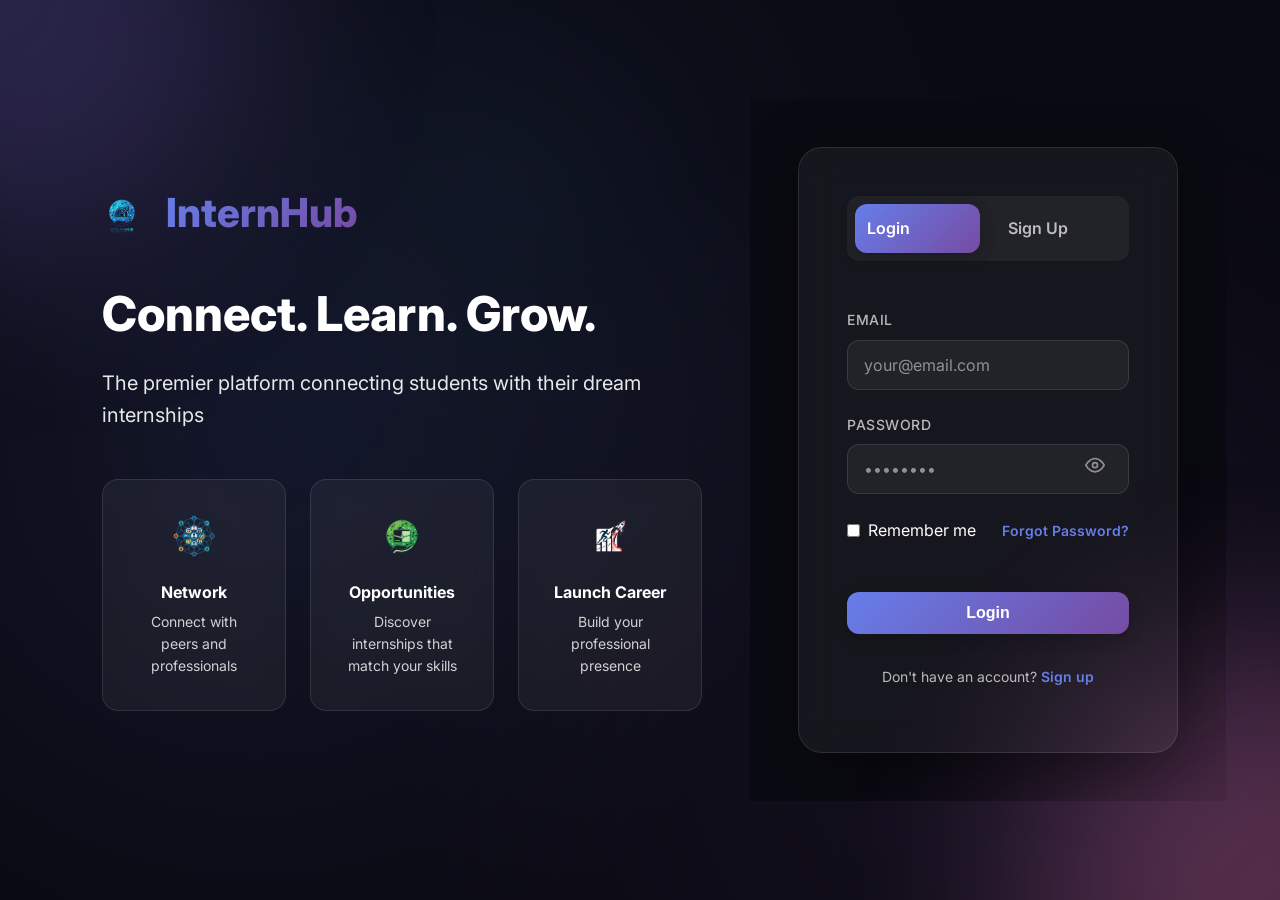
<file: index.html>
<!DOCTYPE html>
<html lang="en">

<head>
    <meta charset="UTF-8">
    <meta name="viewport" content="width=device-width, initial-scale=1.0">
    <meta name="description" content="InternHub - Connect students with companies for internship opportunities">
    <title>InternHub - Professional Networking for Internships</title>

    <!-- Stylesheets -->
    <link rel="stylesheet" href="css/main.css">
    <link rel="stylesheet" href="css/components.css">
    <link rel="stylesheet" href="css/animations.css">
    <link rel="stylesheet" href="css/auth-hero.css">
    <link rel="icon" href="img/logo.png" type="image/png">

    <style>
        .auth-container {
            min-height: 100vh;
            display: flex;
            align-items: center;
            justify-content: center;
            padding: var(--spacing-md);
            position: relative;
            overflow: hidden;
        }

        .auth-bg-gradient {
            position: fixed;
            width: 500px;
            height: 500px;
            border-radius: 50%;
            filter: blur(100px);
            opacity: 0.3;
            animation: float 20s ease-in-out infinite;
        }

        .auth-bg-gradient-1 {
            background: linear-gradient(135deg, #667eea, #764ba2);
            top: -250px;
            left: -250px;
            animation-delay: 0s;
        }

        .auth-bg-gradient-2 {
            background: linear-gradient(135deg, #f093fb, #f5576c);
            bottom: -250px;
            right: -250px;
            animation-delay: 10s;
        }

        @keyframes float {

            0%,
            100% {
                transform: translate(0, 0);
            }

            50% {
                transform: translate(50px, 50px);
            }
        }

        .auth-card {
            background: var(--glass-bg);
            backdrop-filter: blur(20px);
            -webkit-backdrop-filter: blur(20px);
            border: 1px solid var(--glass-border);
            border-radius: var(--radius-xl);
            padding: var(--spacing-xl);
            width: 100%;
            max-width: 450px;
            box-shadow: var(--shadow-xl);
            position: relative;
            z-index: 1;
        }

        .auth-header {
            text-align: center;
            margin-bottom: var(--spacing-xl);
        }

        .auth-logo {
            font-size: 2.5rem;
            font-weight: 800;
            background: var(--primary-gradient);
            -webkit-background-clip: text;
            -webkit-text-fill-color: transparent;
            background-clip: text;
            margin-bottom: var(--spacing-sm);
        }

        .auth-subtitle {
            color: var(--text-secondary);
            font-size: 1rem;
        }

        .auth-tabs {
            display: flex;
            gap: var(--spacing-sm);
            margin-bottom: var(--spacing-xl);
            background: var(--glass-bg);
            padding: 0.5rem;
            border-radius: var(--radius-md);
        }

        .auth-tab {
            flex: 1;
            padding: 0.75rem;
            background: transparent;
            border: none;
            border-radius: var(--radius-md);
            color: var(--text-secondary);
            font-weight: 600;
            cursor: pointer;
            transition: all var(--transition-base);
        }

        .auth-tab.active {
            background: var(--primary-gradient);
            color: white;
            box-shadow: var(--shadow-md);
        }

        .auth-form {
            display: none;
        }

        .auth-form.active {
            display: block;
            animation: fadeInUp 0.5s ease-out;
        }

        .account-type-selector {
            display: grid;
            grid-template-columns: 1fr 1fr;
            gap: var(--spacing-sm);
            margin-bottom: var(--spacing-md);
        }

        .account-type-option {
            padding: var(--spacing-md);
            background: var(--glass-bg);
            border: 2px solid var(--glass-border);
            border-radius: var(--radius-md);
            cursor: pointer;
            transition: all var(--transition-base);
            text-align: center;
        }

        .account-type-option:hover {
            background: var(--glass-hover);
            transform: translateY(-2px);
        }

        .account-type-option.selected {
            border-color: var(--accent);
            background: var(--glass-hover);
            box-shadow: 0 0 0 3px rgba(102, 126, 234, 0.1);
        }

        .account-type-icon {
            font-size: 2rem;
            margin-bottom: var(--spacing-xs);
        }

        .account-type-label {
            font-weight: 600;
            color: var(--text-primary);
        }

        .password-input-wrapper {
            position: relative;
        }

        .password-toggle {
            position: absolute;
            right: 1rem;
            top: 50%;
            transform: translateY(-50%);
            background: transparent;
            border: none;
            color: var(--text-tertiary);
            cursor: pointer;
            padding: 0.5rem;
        }

        .form-error {
            color: #f5576c;
            font-size: 0.875rem;
            margin-top: 0.25rem;
            display: none;
        }

        .form-error.visible {
            display: block;
        }

        .auth-divider {
            display: flex;
            align-items: center;
            text-align: center;
            margin: var(--spacing-md) 0;
            color: var(--text-tertiary);
            font-size: 0.875rem;
        }

        .auth-divider::before,
        .auth-divider::after {
            content: '';
            flex: 1;
            border-bottom: 1px solid var(--glass-border);
        }

        .auth-divider span {
            padding: 0 var(--spacing-sm);
        }

        .auth-footer {
            text-align: center;
            margin-top: var(--spacing-md);
            color: var(--text-secondary);
            font-size: 0.875rem;
        }

        .checkbox-wrapper {
            display: flex;
            align-items: center;
            gap: var(--spacing-xs);
        }

        .checkbox-wrapper input[type="checkbox"] {
            width: 18px;
            height: 18px;
            cursor: pointer;
        }

        .checkbox-wrapper label {
            cursor: pointer;
            user-select: none;
            color: var(--text-secondary);
        }
    </style>
</head>

<body>
    <div class="auth-container">
        <!-- Animated Background Gradients -->
        <div class="auth-bg-gradient auth-bg-gradient-1"></div>
        <div class="auth-bg-gradient auth-bg-gradient-2"></div>

        <div class="auth-hero">
                <div class="auth-hero-content">
                    <div class="brand-logo">
                        <img src="img/logo.png" alt="InternHub" style="height: 40px; width: auto;">
                        <h1>InternHub</h1>
                    </div>

                    <h2 class="hero-title animate-fade-in-up">Connect. Learn. Grow.</h2>
                    <p class="hero-subtitle animate-fade-in-up delay-100">
                        The premier platform connecting students with their dream internships
                    </p>

                    <div class="feature-cards animate-fade-in-up delay-200">
                        <div class="feature-card">
                            <img src="img/network.png" alt="Network" class="feature-icon">
                            <h3>Network</h3>
                            <p>Connect with peers and professionals</p>
                        </div>
                        <div class="feature-card">
                            <img src="img/opportunities.png" alt="Opportunities" class="feature-icon">
                            <h3>Opportunities</h3>
                            <p>Discover internships that match your skills</p>
                        </div>
                        <div class="feature-card">
                            <img src="img/launch.png" alt="Launch Career" class="feature-icon">
                            <h3>Launch Career</h3>
                            <p>Build your professional presence</p>
                        </div>
                    </div>

                </div>
            </div>

            <!-- Right Side - Auth Form -->
            <div class="auth-form-section">
                <div class="auth-card">
                    <div class="auth-tabs">
                        <div class="auth-tab active" data-tab="login">Login</div>
                        <div class="auth-tab" data-tab="signup">Sign Up</div>
                    </div>

                    <!-- Login Form -->
                    <form class="auth-form active" id="loginForm">
                        <div class="form-group">
                            <label class="form-label">Email</label>
                            <input type="email" class="form-input" id="loginEmail" placeholder="your@email.com"
                                required>
                            <div class="form-error" id="loginEmailError">Please enter a valid email</div>
                        </div>

                        <div class="form-group">
                            <label class="form-label">Password</label>
                            <div style="position: relative;">
                                <input type="password" class="form-input" id="loginPassword" placeholder="••••••••"
                                    required>
                                <span class="password-toggle" data-target="loginPassword">
                                    <svg width="20" height="20" viewBox="0 0 24 24" fill="none" stroke="currentColor" stroke-width="2" stroke-linecap="round" stroke-linejoin="round"><path d="M1 12s4-8 11-8 11 8 11 8-4 8-11 8-11-8-11-8z"></path><circle cx="12" cy="12" r="3"></circle></svg>
                                </span>
                            </div>
                            <div class="form-error" id="loginPasswordError">Password must be at least 8 characters</div>
                        </div>

                        <div class="form-group"
                            style="display: flex; flex-direction: row; justify-content: space-between; align-items: center; gap: 0.5rem; margin-bottom: var(--spacing-md);">
                            <div style="display: flex; align-items: center; gap: 0.5rem;">
                                <input type="checkbox" id="rememberMe" style="width: auto;">
                                <label for="rememberMe" style="margin: 0;">Remember me</label>
                            </div>
                            <a href="#" id="forgotPasswordLink"
                                style="font-size: 0.875rem; color: var(--accent); font-weight: 600;">Forgot
                                Password?</a>
                        </div>

                        <button type="submit" class="btn btn-primary"
                            style="width: 100%; margin-top: var(--spacing-md);">
                            Login
                        </button>

                        <p class="auth-switch">
                            Don't have an account? <a href="#" class="auth-tab-link" data-tab="signup">Sign up</a>
                        </p>
                    </form>

                    <!-- Signup Form -->
                    <form class="auth-form" id="signupForm">
                        <div class="form-group">
                            <label class="form-label">Full Name</label>
                            <input type="text" class="form-input" id="signupName" placeholder="John Doe" required>
                            <div class="form-error" id="signupNameError">Name must be at least 2 characters</div>
                        </div>

                        <div class="form-group">
                            <label class="form-label">Email</label>
                            <input type="email" class="form-input" id="signupEmail" placeholder="your@email.com"
                                required>
                            <div class="form-error" id="signupEmailError">Please enter a valid email</div>
                        </div>

                        <div class="form-group">
                            <label class="form-label">Password</label>
                            <div style="position: relative;">
                                <input type="password" class="form-input" id="signupPassword" placeholder="••••••••"
                                    required>
                                <span class="password-toggle" data-target="signupPassword">
                                    <svg width="20" height="20" viewBox="0 0 24 24" fill="none" stroke="currentColor" stroke-width="2" stroke-linecap="round" stroke-linejoin="round"><path d="M1 12s4-8 11-8 11 8 11 8-4 8-11 8-11-8-11-8z"></path><circle cx="12" cy="12" r="3"></circle></svg>
                                </span>
                            </div>
                            <div class="password-strength-wrap">
                                <div class="password-strength-track">
                                    <div id="passwordStrengthBar"></div>
                                </div>
                                <span id="passwordStrengthLabel"></span>
                            </div>
                            <div class="form-error" id="signupPasswordError">Password must be at least 8 characters
                            </div>
                        </div>

                        <div class="form-group">
                            <label class="form-label">Confirm Password</label>
                            <div style="position: relative;">
                                <input type="password" class="form-input" id="signupConfirmPassword"
                                    placeholder="••••••••" required>
                                <span class="password-toggle" data-target="signupConfirmPassword">
                                    <svg width="20" height="20" viewBox="0 0 24 24" fill="none" stroke="currentColor" stroke-width="2" stroke-linecap="round" stroke-linejoin="round"><path d="M1 12s4-8 11-8 11 8 11 8-4 8-11 8-11-8-11-8z"></path><circle cx="12" cy="12" r="3"></circle></svg>
                                </span>
                            </div>
                            <div class="form-error" id="signupConfirmPasswordError">Passwords do not match</div>
                        </div>

                        <div class="form-group">
                            <label class="form-label">I am a:</label>
                            <div class="account-type-selector">
                                <div class="account-type-option selected" data-type="student">
                                    <div class="account-type-icon"><svg width="24" height="24" viewBox="0 0 24 24" fill="none" stroke="currentColor" stroke-width="2" stroke-linecap="round" stroke-linejoin="round" style="vertical-align: middle;"><path d="M22 10L12 5 2 10 12 15l10-10z"></path><path d="M6 12v5c0 2 2 3 6 3s6-1 6-3v-5"></path></svg></div>
                                    <div class="account-type-label">Student</div>
                                </div>
                                <div class="account-type-option" data-type="company">
                                    <div class="account-type-icon"><svg width="24" height="24" viewBox="0 0 24 24" fill="none" stroke="currentColor" stroke-width="2" stroke-linecap="round" stroke-linejoin="round" style="vertical-align: middle;"><rect x="2" y="10" width="20" height="12" rx="2"></rect><path d="M7 10V5a2 2 0 0 1 2-2h6a2 2 0 0 1 2 2v5"></path><line x1="10" y1="14" x2="10" y2="14.01"></line><line x1="14" y1="14" x2="14" y2="14.01"></line><line x1="10" y1="18" x2="10" y2="18.01"></line><line x1="14" y1="18" x2="14" y2="18.01"></line></svg></div>
                                    <div class="account-type-label">Company</div>
                                </div>
                            </div>
                            <input type="hidden" id="accountType" value="student">
                        </div>

                        <div class="form-group" style="flex-direction: row; align-items: center; gap: 0.5rem;">
                            <input type="checkbox" id="agreeTerms" style="width: auto;" required>
                            <label for="agreeTerms" style="margin: 0; font-size: 0.875rem;">
                                I agree to the Terms & Conditions
                            </label>
                        </div>

                        <button type="submit" class="btn btn-primary"
                            style="width: 100%; margin-top: var(--spacing-md);">
                            Create Account
                        </button>

                        <p class="auth-switch">
                            Already have an account? <a href="#" class="auth-tab-link" data-tab="login">Login</a>
                        </p>
                    </form>

                    <!-- Forgot Password Form -->
                    <form class="auth-form" id="forgotPasswordForm">
                        <div class="auth-header" style="margin-bottom: var(--spacing-lg);">
                            <h3 style="color: var(--text-primary); margin-bottom: 0.5rem;">Forgot Password?</h3>
                            <p style="color: var(--text-secondary); font-size: 0.875rem;">Enter your email to receive a
                                recovery token</p>
                        </div>
                        <div class="form-group">
                            <label class="form-label">Email</label>
                            <input type="email" class="form-input" id="forgotEmail" placeholder="your@email.com"
                                required>
                            <div class="form-error" id="forgotEmailError">Please enter a valid email</div>
                        </div>

                        <button type="submit" class="btn btn-primary"
                            style="width: 100%; margin-top: var(--spacing-md);">
                            Send Recovery Token
                        </button>

                        <p class="auth-switch">
                            Remember your password? <a href="#" class="auth-tab-all-link" data-view="login">Back to
                                Login</a>
                        </p>
                    </form>

                    <!-- Reset Password Form -->
                    <form class="auth-form" id="resetPasswordForm">
                        <div class="auth-header" style="margin-bottom: var(--spacing-lg);">
                            <h3 style="color: var(--text-primary); margin-bottom: 0.5rem;">Reset Password</h3>
                            <p style="color: var(--text-secondary); font-size: 0.875rem;">Enter the token and your new
                                password</p>
                        </div>

                        <div class="form-group">
                            <label class="form-label">Reset Token</label>
                            <input type="text" class="form-input" id="resetToken" placeholder="Paste your token here"
                                required>
                            <div class="form-error" id="resetTokenError">Invalid token</div>
                        </div>

                        <div class="form-group">
                            <label class="form-label">New Password</label>
                            <div style="position: relative;">
                                <input type="password" class="form-input" id="resetNewPassword" placeholder="••••••••"
                                    required>
                                <span class="password-toggle" data-target="resetNewPassword">
                                    <svg width="20" height="20" viewBox="0 0 24 24" fill="none" stroke="currentColor" stroke-width="2" stroke-linecap="round" stroke-linejoin="round"><path d="M1 12s4-8 11-8 11 8 11 8-4 8-11 8-11-8-11-8z"></path><circle cx="12" cy="12" r="3"></circle></svg>
                                </span>
                            </div>
                            <div class="form-error" id="resetNewPasswordError">Password must be at least 8 characters
                            </div>
                        </div>

                        <div class="form-group">
                            <label class="form-label">Confirm New Password</label>
                            <div style="position: relative;">
                                <input type="password" class="form-input" id="resetConfirmPassword"
                                    placeholder="••••••••" required>
                                <span class="password-toggle" data-target="resetConfirmPassword">
                                    <svg width="20" height="20" viewBox="0 0 24 24" fill="none" stroke="currentColor" stroke-width="2" stroke-linecap="round" stroke-linejoin="round"><path d="M1 12s4-8 11-8 11 8 11 8-4 8-11 8-11-8-11-8z"></path><circle cx="12" cy="12" r="3"></circle></svg>
                                </span>
                            </div>
                            <div class="form-error" id="resetConfirmPasswordError">Passwords do not match</div>
                        </div>

                        <button type="submit" class="btn btn-primary"
                            style="width: 100%; margin-top: var(--spacing-md);">
                            Reset Password
                        </button>
                    </form>
                </div>
            </div>
        </div>

        <script src="js/api.js"></script>
        <script src="js/storage.js"></script>
        <script src="js/auth.js"></script>
</body>

</html>
</file>
<file: css/main.css>
/* InternHub - Main Design System */

/* Import Google Fonts */
@import url('https://fonts.googleapis.com/css2?family=Inter:wght@300;400;500;600;700;800&display=swap');

/* CSS Variables - Design Tokens */
:root {
  /* Colors */
  --primary-gradient: linear-gradient(135deg, #667eea 0%, #764ba2 100%);
  --secondary-gradient: linear-gradient(135deg, #f093fb 0%, #f5576c 100%);
  --accent-gradient: linear-gradient(135deg, #4facfe 0%, #00f2fe 100%);
  --success-gradient: linear-gradient(135deg, #0ba360 0%, #3cba92 100%);
  --warning-gradient: linear-gradient(135deg, #ffa726 0%, #fb8c00 100%);

  --accent: #667eea;
  --accent-light: #8a9aff;
  --accent-dark: #4d63d8;

  /* Dark Theme Colors */
  --bg-primary: #0a0a12;
  --bg-secondary: #12121c;
  --bg-tertiary: #1a1a28;

  /* Glass Effect */
  --glass-bg: rgba(255, 255, 255, 0.05);
  --glass-border: rgba(255, 255, 255, 0.1);
  --glass-hover: rgba(255, 255, 255, 0.08);

  /* Text Colors */
  --text-primary: #ffffff;
  --text-secondary: rgba(255, 255, 255, 0.7);
  --text-tertiary: rgba(255, 255, 255, 0.5);

  /* Shadows */
  --shadow-sm: 0 2px 8px rgba(0, 0, 0, 0.1);
  --shadow-md: 0 4px 16px rgba(0, 0, 0, 0.2);
  --shadow-lg: 0 8px 32px rgba(0, 0, 0, 0.3);
  --shadow-xl: 0 16px 64px rgba(0, 0, 0, 0.4);

  /* Glow Effects */
  --glow-primary: 0 0 20px rgba(102, 126, 234, 0.4);
  --glow-secondary: 0 0 20px rgba(240, 147, 251, 0.4);
  --glow-accent: 0 0 20px rgba(79, 172, 254, 0.4);

  /* Spacing */
  --spacing-xs: 0.5rem;
  --spacing-sm: 1rem;
  --spacing-md: 1.5rem;
  --spacing-lg: 2rem;
  --spacing-xl: 3rem;
  --spacing-2xl: 4rem;

  /* Border Radius */
  --radius-sm: 8px;
  --radius-md: 12px;
  --radius-lg: 16px;
  --radius-xl: 24px;
  --radius-full: 9999px;

  /* Transitions */
  --transition-fast: 0.2s ease;
  --transition-base: 0.3s ease;
  --transition-slow: 0.5s ease;

  /* Z-index */
  --z-dropdown: 1000;
  --z-sticky: 1020;
  --z-fixed: 1030;
  --z-modal-backdrop: 1040;
  --z-modal: 1050;
  --z-popover: 1060;
  --z-tooltip: 1070;
}

/* Reset & Base Styles */
* {
  margin: 0;
  padding: 0;
  box-sizing: border-box;
}

html {
  font-size: 16px;
  scroll-behavior: smooth;
}

body {
  font-family: 'Inter', -apple-system, BlinkMacSystemFont, 'Segoe UI', Roboto, sans-serif;
  background: var(--bg-primary);
  color: var(--text-primary);
  line-height: 1.6;
  overflow-x: hidden;
  -webkit-font-smoothing: antialiased;
  -moz-osx-font-smoothing: grayscale;
}

/* Background Pattern */
body::before {
  content: '';
  position: fixed;
  top: 0;
  left: 0;
  right: 0;
  bottom: 0;
  background:
    radial-gradient(circle at 20% 50%, rgba(102, 126, 234, 0.1) 0%, transparent 50%),
    radial-gradient(circle at 80% 80%, rgba(118, 75, 162, 0.1) 0%, transparent 50%),
    radial-gradient(circle at 40% 20%, rgba(79, 172, 254, 0.05) 0%, transparent 50%);
  pointer-events: none;
  z-index: -1;
}

/* Typography */
h1,
h2,
h3,
h4,
h5,
h6 {
  font-weight: 700;
  line-height: 1.2;
  margin-bottom: var(--spacing-sm);
}

h1 {
  font-size: clamp(2rem, 5vw, 3.5rem);
  background: var(--primary-gradient);
  -webkit-background-clip: text;
  -webkit-text-fill-color: transparent;
  background-clip: text;
}

h2 {
  font-size: clamp(1.5rem, 4vw, 2.5rem);
}

h3 {
  font-size: clamp(1.25rem, 3vw, 2rem);
}

h4 {
  font-size: clamp(1.1rem, 2.5vw, 1.5rem);
}

p {
  margin-bottom: var(--spacing-sm);
  color: var(--text-secondary);
}

a {
  color: var(--accent-light);
  text-decoration: none;
  transition: color var(--transition-base);
}

a:hover {
  color: var(--accent);
  text-decoration: underline;
}

/* Utility Classes */
.container {
  max-width: 1200px;
  margin: 0 auto;
  padding: 0 var(--spacing-md);
}

.container-fluid {
  width: 100%;
  padding: 0 var(--spacing-md);
}

/* Glass Card */
.glass-card {
  background: var(--glass-bg);
  backdrop-filter: blur(10px);
  -webkit-backdrop-filter: blur(10px);
  border: 1px solid var(--glass-border);
  border-radius: var(--radius-lg);
  padding: var(--spacing-md);
  box-shadow: var(--shadow-md);
  transition: all var(--transition-base);
}

.glass-card:hover {
  background: var(--glass-hover);
  transform: translateY(-2px);
  box-shadow: var(--shadow-lg);
}

/* Gradient Card */
.gradient-card {
  position: relative;
  background: var(--bg-secondary);
  border-radius: var(--radius-lg);
  padding: 2px;
  overflow: hidden;
}

.gradient-card::before {
  content: '';
  position: absolute;
  top: 0;
  left: 0;
  right: 0;
  bottom: 0;
  background: var(--primary-gradient);
  opacity: 0.5;
  transition: opacity var(--transition-base);
}

.gradient-card:hover::before {
  opacity: 1;
}

.gradient-card-content {
  position: relative;
  background: var(--bg-secondary);
  border-radius: calc(var(--radius-lg) - 2px);
  padding: var(--spacing-md);
  z-index: 1;
}

/* Buttons */
.btn {
  display: inline-flex;
  align-items: center;
  justify-content: center;
  gap: var(--spacing-xs);
  padding: 0.75rem 1.5rem;
  font-size: 1rem;
  font-weight: 600;
  border: none;
  border-radius: var(--radius-md);
  cursor: pointer;
  transition: all var(--transition-base);
  text-decoration: none;
  position: relative;
  overflow: hidden;
}

.btn::before {
  content: '';
  position: absolute;
  top: 50%;
  left: 50%;
  width: 0;
  height: 0;
  border-radius: 50%;
  background: rgba(255, 255, 255, 0.2);
  transform: translate(-50%, -50%);
  transition: width 0.6s, height 0.6s;
}

.btn:hover::before {
  width: 300px;
  height: 300px;
}

.btn-primary {
  background: var(--primary-gradient);
  color: white;
  box-shadow: var(--shadow-md);
}

.btn-primary:hover {
  transform: translateY(-2px);
  box-shadow: var(--shadow-lg), var(--glow-primary);
}

.btn-secondary {
  background: var(--secondary-gradient);
  color: white;
  box-shadow: var(--shadow-md);
}

.btn-secondary:hover {
  transform: translateY(-2px);
  box-shadow: var(--shadow-lg), var(--glow-secondary);
}

.btn-outline {
  background: transparent;
  border: 2px solid var(--accent);
  color: var(--accent);
}

.btn-outline:hover {
  background: var(--accent);
  color: white;
  transform: translateY(-2px);
}

.btn-ghost {
  background: var(--glass-bg);
  border: 1px solid var(--glass-border);
  color: var(--text-primary);
}

.btn-ghost:hover {
  background: var(--glass-hover);
  transform: translateY(-2px);
}

/* Form Elements */
.form-group {
  margin-bottom: var(--spacing-md);
}

.form-label {
  display: block;
  margin-bottom: var(--spacing-xs);
  font-weight: 500;
  color: var(--text-secondary);
  font-size: 0.875rem;
  text-transform: uppercase;
  letter-spacing: 0.5px;
}

.form-input,
.form-textarea,
.form-select {
  width: 100%;
  padding: 0.875rem 1rem;
  background: var(--glass-bg);
  border: 1px solid var(--glass-border);
  border-radius: var(--radius-md);
  color: var(--text-primary);
  font-size: 1rem;
  font-family: inherit;
  transition: all var(--transition-base);
}

.form-input:focus,
.form-textarea:focus,
.form-select:focus {
  outline: none;
  border-color: var(--accent);
  background: var(--glass-hover);
  box-shadow: 0 0 0 3px rgba(102, 126, 234, 0.1);
}

.form-input::placeholder,
.form-textarea::placeholder {
  color: var(--text-tertiary);
}

.form-textarea {
  min-height: 120px;
  resize: vertical;
}

/* Force ALL native select dropdowns to use dark background */
select,
.form-select {
  background-color: #0f0f1a;
  color: #ffffff;
  -webkit-appearance: none;
  -moz-appearance: none;
  appearance: none;
  background-image: url("data:image/svg+xml,%3Csvg xmlns='http://www.w3.org/2000/svg' width='12' height='12' viewBox='0 0 12 12'%3E%3Cpath fill='%23ffffff' d='M6 8L1 3h10z'/%3E%3C/svg%3E");
  background-repeat: no-repeat;
  background-position: right 1rem center;
  padding-right: 2.5rem;
}

select option,
.form-select option {
  background-color: #0f0f1a;
  color: #ffffff;
}

select option:hover,
select option:focus,
select option:checked,
.form-select option:hover,
.form-select option:focus,
.form-select option:checked {
  background-color: #667eea;
  color: #ffffff;
}


/* Badges */
.badge {
  display: inline-flex;
  align-items: center;
  padding: 0.375rem 0.75rem;
  font-size: 0.75rem;
  font-weight: 600;
  border-radius: var(--radius-full);
  text-transform: uppercase;
  letter-spacing: 0.5px;
}

.badge-primary {
  background: var(--primary-gradient);
  color: white;
}

.badge-secondary {
  background: var(--secondary-gradient);
  color: white;
}

.badge-success {
  background: var(--success-gradient);
  color: white;
}

.badge-glass {
  background: var(--glass-bg);
  border: 1px solid var(--glass-border);
  color: var(--text-primary);
}

/* Avatar */
.avatar {
  width: 40px;
  height: 40px;
  border-radius: 50%;
  object-fit: cover;
  border: 2px solid var(--glass-border);
}

.avatar-sm {
  width: 32px;
  height: 32px;
}

.avatar-lg {
  width: 64px;
  height: 64px;
}

.avatar-xl {
  width: 120px;
  height: 120px;
}

/* Scrollbar Styling */
::-webkit-scrollbar {
  width: 8px;
  height: 8px;
}

::-webkit-scrollbar-track {
  background: var(--bg-secondary);
}

::-webkit-scrollbar-thumb {
  background: var(--glass-bg);
  border-radius: var(--radius-full);
  border: 2px solid var(--bg-secondary);
}

::-webkit-scrollbar-thumb:hover {
  background: var(--glass-hover);
}

/* Utility Classes */
.text-center {
  text-align: center;
}

.text-left {
  text-align: left;
}

.text-right {
  text-align: right;
}

.flex {
  display: flex;
}

.flex-column {
  flex-direction: column;
}

.flex-wrap {
  flex-wrap: wrap;
}

.items-center {
  align-items: center;
}

.items-start {
  align-items: flex-start;
}

.items-end {
  align-items: flex-end;
}

.justify-center {
  justify-content: center;
}

.justify-between {
  justify-content: space-between;
}

.justify-around {
  justify-content: space-around;
}

.gap-xs {
  gap: var(--spacing-xs);
}

.gap-sm {
  gap: var(--spacing-sm);
}

.gap-md {
  gap: var(--spacing-md);
}

.gap-lg {
  gap: var(--spacing-lg);
}

.mt-sm {
  margin-top: var(--spacing-sm);
}

.mt-md {
  margin-top: var(--spacing-md);
}

.mt-lg {
  margin-top: var(--spacing-lg);
}

.mb-sm {
  margin-bottom: var(--spacing-sm);
}

.mb-md {
  margin-bottom: var(--spacing-md);
}

.mb-lg {
  margin-bottom: var(--spacing-lg);
}

.hidden {
  display: none !important;
}

.visible {
  display: block;
}

/* Responsive */
@media (max-width: 768px) {
  :root {
    font-size: 14px;
  }

  .container {
    padding: 0 var(--spacing-sm);
  }
}
</file>
<file: css/components.css>
/* InternHub - Component Styles */

/* Navigation Bar */
.navbar {
    position: fixed;
    top: 0;
    left: 0;
    right: 0;
    height: 70px;
    background: var(--glass-bg);
    backdrop-filter: blur(20px);
    -webkit-backdrop-filter: blur(20px);
    border-bottom: 1px solid var(--glass-border);
    z-index: var(--z-fixed);
    padding: 0 var(--spacing-md);
}

.navbar-container {
    max-width: 1400px;
    margin: 0 auto;
    height: 100%;
    display: flex;
    align-items: center;
    justify-content: space-between;
    gap: var(--spacing-md);
}

.navbar-brand {
    font-size: 1.5rem;
    font-weight: 800;
    background: var(--primary-gradient);
    -webkit-background-clip: text;
    -webkit-text-fill-color: transparent;
    background-clip: text;
    text-decoration: none;
}

.navbar-search {
    flex: 1;
    max-width: 500px;
    position: relative;
}

.navbar-search input {
    width: 100%;
    padding: 0.75rem 1rem 0.75rem 3rem;
    background: var(--glass-bg);
    border: 1px solid var(--glass-border);
    border-radius: var(--radius-full);
    color: var(--text-primary);
    font-size: 0.875rem;
    transition: all var(--transition-base);
}

.navbar-search input:focus {
    outline: none;
    background: var(--glass-hover);
    border-color: var(--accent);
    box-shadow: 0 0 0 3px rgba(102, 126, 234, 0.1);
}

.navbar-search-icon {
    position: absolute;
    left: 1rem;
    top: 50%;
    transform: translateY(-50%);
    color: var(--text-tertiary);
    pointer-events: none;
}

.navbar-nav {
    display: flex;
    align-items: center;
    gap: var(--spacing-sm);
}

.navbar-nav-item {
    position: relative;
    padding: 0.5rem;
    color: var(--text-secondary);
    cursor: pointer;
    transition: color var(--transition-base);
    display: flex;
    align-items: center;
    justify-content: center;
}

.navbar-nav-item svg {
    width: 22px;
    height: 22px;
    display: block;
}

.navbar-nav-item:hover {
    color: var(--text-primary);
}

.navbar-nav-item .badge-notification {
    position: absolute;
    top: 0;
    right: 0;
    width: 18px;
    height: 18px;
    background: var(--secondary-gradient);
    border-radius: 50%;
    font-size: 0.65rem;
    display: flex;
    align-items: center;
    justify-content: center;
    border: 2px solid var(--bg-primary);
}

/* Sidebar */
.sidebar {
    position: fixed;
    left: 0;
    top: 70px;
    bottom: 0;
    width: 260px;
    background: var(--glass-bg);
    backdrop-filter: blur(20px);
    -webkit-backdrop-filter: blur(20px);
    border-right: 1px solid var(--glass-border);
    padding: var(--spacing-md);
    overflow-y: auto;
    z-index: var(--z-sticky);
}

.sidebar-nav {
    list-style: none;
}

.sidebar-nav-item {
    margin-bottom: var(--spacing-xs);
}

.sidebar-nav-link {
    display: flex;
    align-items: center;
    gap: var(--spacing-sm);
    padding: 0.875rem var(--spacing-md);
    color: var(--text-secondary);
    border-radius: var(--radius-md);
    transition: all var(--transition-base);
    text-decoration: none;
}

.sidebar-nav-link:hover {
    background: var(--glass-hover);
    color: var(--text-primary);
    text-decoration: none;
}

.sidebar-nav-link.active {
    background: var(--primary-gradient);
    color: white;
}

.sidebar-nav-link svg {
    width: 20px;
    height: 20px;
}

/* Main Content */
.main-content {
    margin-left: 260px;
    margin-top: 70px;
    padding: var(--spacing-lg);
    min-height: calc(100vh - 70px);
}

/* Post Card */
.post-card {
    background: var(--glass-bg);
    backdrop-filter: blur(10px);
    -webkit-backdrop-filter: blur(10px);
    border: 1px solid var(--glass-border);
    border-radius: var(--radius-lg);
    padding: var(--spacing-md);
    margin-bottom: var(--spacing-md);
    transition: all var(--transition-base);
}

.post-card:hover {
    background: var(--glass-hover);
    transform: translateY(-2px);
    box-shadow: var(--shadow-lg);
}

.post-header {
    display: flex;
    align-items: center;
    gap: var(--spacing-sm);
    margin-bottom: var(--spacing-md);
}

.post-author-info {
    flex: 1;
}

.post-author-name {
    font-weight: 600;
    color: var(--text-primary);
    margin-bottom: 0.25rem;
}

.post-author-headline {
    font-size: 0.875rem;
    color: var(--text-tertiary);
}

.post-timestamp {
    font-size: 0.75rem;
    color: var(--text-tertiary);
}

.post-content {
    margin-bottom: var(--spacing-md);
    color: var(--text-secondary);
    line-height: 1.6;
}

.post-image {
    width: 100%;
    border-radius: var(--radius-md);
    margin: var(--spacing-md) 0;
}

.post-actions {
    display: flex;
    gap: var(--spacing-md);
    padding-top: var(--spacing-md);
    border-top: 1px solid var(--glass-border);
}

.post-action-btn {
    display: flex;
    align-items: center;
    gap: var(--spacing-xs);
    padding: 0.5rem var(--spacing-sm);
    background: transparent;
    border: none;
    color: var(--text-secondary);
    cursor: pointer;
    border-radius: var(--radius-md);
    transition: all var(--transition-base);
    font-size: 0.875rem;
}

.post-action-btn:hover {
    background: var(--glass-hover);
    color: var(--text-primary);
}

.post-action-btn.active {
    color: var(--accent);
}

/* Profile Card */
.profile-card {
    background: var(--glass-bg);
    backdrop-filter: blur(10px);
    -webkit-backdrop-filter: blur(10px);
    border: 1px solid var(--glass-border);
    border-radius: var(--radius-lg);
    overflow: hidden;
}

.profile-header {
    height: 200px;
    background: var(--primary-gradient);
    position: relative;
    overflow: hidden;
}

.profile-cover {
    width: 100%;
    height: 100%;
    object-fit: cover;
    position: absolute;
    top: 0;
    left: 0;
}

.profile-header-actions {
    position: absolute;
    top: 10px;
    right: 10px;
    z-index: 2;
}

.profile-avatar-wrapper {
    position: absolute;
    bottom: -60px;
    left: var(--spacing-md);
}

.profile-avatar {
    width: 120px;
    height: 120px;
    border-radius: 50%;
    border: 4px solid var(--bg-primary);
    object-fit: cover;
    background: var(--bg-secondary);
}

.profile-body {
    padding: var(--spacing-xl) var(--spacing-md) var(--spacing-md);
    text-align: center;
}

.profile-name {
    font-size: 1.5rem;
    font-weight: 700;
    margin-bottom: 0.5rem;
}

.profile-headline {
    color: var(--text-secondary);
    margin-bottom: var(--spacing-md);
}

.profile-stats {
    display: flex;
    justify-content: space-around;
    padding: var(--spacing-md) 0;
    border-top: 1px solid var(--glass-border);
}

.profile-stat {
    text-align: center;
}

.profile-stat-value {
    font-size: 1.25rem;
    font-weight: 700;
    color: var(--text-primary);
}

.profile-stat-label {
    font-size: 0.875rem;
    color: var(--text-tertiary);
}

/* Job Card */
.job-card {
    background: var(--glass-bg);
    backdrop-filter: blur(10px);
    -webkit-backdrop-filter: blur(10px);
    border: 1px solid var(--glass-border);
    border-radius: var(--radius-lg);
    padding: var(--spacing-md);
    margin-bottom: var(--spacing-md);
    transition: all var(--transition-base);
}

.job-card:hover {
    background: var(--glass-hover);
    transform: translateY(-2px);
    box-shadow: var(--shadow-lg);
}

.job-header {
    display: flex;
    gap: var(--spacing-md);
    margin-bottom: var(--spacing-md);
}

.job-logo {
    width: 64px;
    height: 64px;
    border-radius: var(--radius-md);
    object-fit: cover;
}

.job-info {
    flex: 1;
}

.job-title {
    font-size: 1.25rem;
    font-weight: 700;
    margin-bottom: 0.25rem;
    color: var(--text-primary);
}

.job-company {
    color: var(--text-secondary);
    margin-bottom: 0.5rem;
}

.job-meta {
    display: flex;
    flex-wrap: wrap;
    gap: var(--spacing-sm);
    margin-bottom: var(--spacing-md);
    font-size: 0.875rem;
    color: var(--text-tertiary);
}

.job-meta-item {
    display: flex;
    align-items: center;
    gap: 0.25rem;
}

.job-description {
    color: var(--text-secondary);
    line-height: 1.6;
    margin-bottom: var(--spacing-md);
}

.job-actions {
    display: flex;
    gap: var(--spacing-sm);
}

/* Message Card */
.message-list {
    height: calc(100vh - 200px);
    overflow-y: auto;
}

.message-item {
    display: flex;
    gap: var(--spacing-sm);
    padding: var(--spacing-md);
    border-radius: var(--radius-md);
    cursor: pointer;
    transition: all var(--transition-base);
}

.message-item:hover {
    background: var(--glass-hover);
}

.message-item.active {
    background: var(--glass-bg);
}

.message-item.unread {
    background: var(--glass-bg);
}

.message-avatar-wrapper {
    position: relative;
}

.message-online-indicator {
    position: absolute;
    bottom: 0;
    right: 0;
    width: 12px;
    height: 12px;
    background: #0ba360;
    border: 2px solid var(--bg-primary);
    border-radius: 50%;
}

.message-content {
    flex: 1;
    min-width: 0;
}

.message-header {
    display: flex;
    justify-content: space-between;
    align-items: center;
    margin-bottom: 0.25rem;
}

.message-name {
    font-weight: 600;
    color: var(--text-primary);
}

.message-time {
    font-size: 0.75rem;
    color: var(--text-tertiary);
}

.message-preview {
    font-size: 0.875rem;
    color: var(--text-secondary);
    white-space: nowrap;
    overflow: hidden;
    text-overflow: ellipsis;
}

.message-unread-badge {
    width: 20px;
    height: 20px;
    background: var(--accent);
    border-radius: 50%;
    font-size: 0.75rem;
    display: flex;
    align-items: center;
    justify-content: center;
    color: white;
}

/* Chat Window */
.chat-window {
    display: flex;
    flex-direction: column;
    height: calc(100vh - 200px);
}

.chat-header {
    padding: var(--spacing-md);
    background: var(--glass-bg);
    border: 1px solid var(--glass-border);
    border-radius: var(--radius-lg) var(--radius-lg) 0 0;
    display: flex;
    align-items: center;
    gap: var(--spacing-sm);
}

.chat-messages {
    flex: 1;
    overflow-y: auto;
    padding: var(--spacing-md);
    background: var(--glass-bg);
    border-left: 1px solid var(--glass-border);
    border-right: 1px solid var(--glass-border);
}

.chat-message {
    display: flex;
    gap: var(--spacing-sm);
    margin-bottom: var(--spacing-md);
}

.chat-message.sent {
    flex-direction: row-reverse;
}

.chat-message-bubble {
    max-width: 60%;
    padding: var(--spacing-sm) var(--spacing-md);
    border-radius: var(--radius-md);
    background: var(--glass-hover);
    color: var(--text-primary);
}

.chat-message.sent .chat-message-bubble {
    background: var(--primary-gradient);
    color: white;
}

.chat-message-text {
    margin-bottom: 0.25rem;
    word-wrap: break-word;
}

.chat-message-meta {
    font-size: 0.75rem;
    color: var(--text-tertiary);
    display: flex;
    align-items: center;
    gap: 0.25rem;
}

.chat-input-wrapper {
    padding: var(--spacing-md);
    background: var(--glass-bg);
    border: 1px solid var(--glass-border);
    border-radius: 0 0 var(--radius-lg) var(--radius-lg);
    display: flex;
    gap: var(--spacing-sm);
}

.chat-input {
    flex: 1;
    padding: 0.75rem var(--spacing-md);
    background: var(--glass-hover);
    border: 1px solid var(--glass-border);
    border-radius: var(--radius-full);
    color: var(--text-primary);
    resize: none;
}

/* Modal */
.modal {
    position: fixed;
    top: 0;
    left: 0;
    right: 0;
    bottom: 0;
    background: rgba(0, 0, 0, 0.8);
    backdrop-filter: blur(5px);
    -webkit-backdrop-filter: blur(5px);
    display: flex;
    align-items: center;
    justify-content: center;
    z-index: var(--z-modal);
    padding: var(--spacing-md);
}

.modal-content {
    background: var(--bg-secondary);
    border: 1px solid var(--glass-border);
    border-radius: var(--radius-xl);
    max-width: 600px;
    width: 100%;
    max-height: 90vh;
    overflow-y: auto;
    box-shadow: var(--shadow-xl);
}

.modal-header {
    padding: var(--spacing-md) var(--spacing-lg);
    border-bottom: 1px solid var(--glass-border);
    display: flex;
    align-items: center;
    justify-content: space-between;
}

.modal-title {
    font-size: 1.5rem;
    font-weight: 700;
}

.modal-close {
    background: transparent;
    border: none;
    color: var(--text-secondary);
    cursor: pointer;
    font-size: 1.5rem;
    padding: 0.5rem;
    transition: color var(--transition-base);
}

.modal-close:hover {
    color: var(--text-primary);
}

.modal-body {
    padding: var(--spacing-lg);
}

.modal-footer {
    padding: var(--spacing-md) var(--spacing-lg);
    border-top: 1px solid var(--glass-border);
    display: flex;
    justify-content: flex-end;
    gap: var(--spacing-sm);
}

/* Dropdown */
.dropdown {
    position: relative;
}

.dropdown-menu {
    position: absolute;
    top: 100%;
    right: 0;
    margin-top: var(--spacing-xs);
    min-width: 200px;
    background: var(--bg-secondary);
    border: 1px solid var(--glass-border);
    border-radius: var(--radius-md);
    box-shadow: var(--shadow-lg);
    z-index: var(--z-dropdown);
    overflow: hidden;
}

.dropdown-item {
    display: block;
    padding: 0.75rem var(--spacing-md);
    color: var(--text-secondary);
    cursor: pointer;
    transition: all var(--transition-base);
    text-decoration: none;
}

.dropdown-item:hover {
    background: var(--glass-hover);
    color: var(--text-primary);
    text-decoration: none;
}

.dropdown-divider {
    height: 1px;
    background: var(--glass-border);
    margin: var(--spacing-xs) 0;
}

/* Progress Bar */
.progress-bar {
    width: 100%;
    height: 8px;
    background: var(--glass-bg);
    border-radius: var(--radius-full);
    overflow: hidden;
}

.progress-bar-fill {
    height: 100%;
    background: var(--primary-gradient);
    border-radius: var(--radius-full);
    transition: width var(--transition-slow);
}

/* Notification Bell */
.notification-list {
    max-height: 400px;
    overflow-y: auto;
}

.notification-item {
    padding: var(--spacing-md);
    border-bottom: 1px solid var(--glass-border);
    cursor: pointer;
    transition: background var(--transition-base);
}

.notification-item:hover {
    background: var(--glass-hover);
}

.notification-item.unread {
    background: var(--glass-bg);
}

.notification-content {
    display: flex;
    gap: var(--spacing-sm);
}

.notification-text {
    flex: 1;
    font-size: 0.875rem;
    color: var(--text-secondary);
}

.notification-time {
    font-size: 0.75rem;
    color: var(--text-tertiary);
}

/* Skeleton Loader */
.skeleton {
    background: linear-gradient(90deg,
            var(--glass-bg) 25%,
            var(--glass-hover) 50%,
            var(--glass-bg) 75%);
    background-size: 200% 100%;
    animation: skeleton-loading 1.5s ease-in-out infinite;
    border-radius: var(--radius-md);
}

@keyframes skeleton-loading {
    0% {
        background-position: 200% 0;
    }

    100% {
        background-position: -200% 0;
    }
}

/* Responsive */
@media (max-width: 1024px) {
    .sidebar {
        transform: translateX(-100%);
        transition: transform var(--transition-base);
    }

    .sidebar.active {
        transform: translateX(0);
    }

    .main-content {
        margin-left: 0;
    }
}

@media (max-width: 768px) {
    .navbar-search {
        display: none;
    }

    .main-content {
        padding: var(--spacing-md);
    }

    .chat-message-bubble {
        max-width: 80%;
    }
}
</file>
<file: css/animations.css>
/* InternHub - Animations */

/* Fade In Animations */
@keyframes fadeIn {
    from {
        opacity: 0;
    }

    to {
        opacity: 1;
    }
}

@keyframes fadeInUp {
    from {
        opacity: 0;
        transform: translateY(20px);
    }

    to {
        opacity: 1;
        transform: translateY(0);
    }
}

@keyframes fadeInDown {
    from {
        opacity: 0;
        transform: translateY(-20px);
    }

    to {
        opacity: 1;
        transform: translateY(0);
    }
}

@keyframes fadeInLeft {
    from {
        opacity: 0;
        transform: translateX(-20px);
    }

    to {
        opacity: 1;
        transform: translateX(0);
    }
}

@keyframes fadeInRight {
    from {
        opacity: 0;
        transform: translateX(20px);
    }

    to {
        opacity: 1;
        transform: translateX(0);
    }
}

/* Scale Animations */
@keyframes scaleIn {
    from {
        opacity: 0;
        transform: scale(0.9);
    }

    to {
        opacity: 1;
        transform: scale(1);
    }
}

@keyframes scaleUp {
    from {
        transform: scale(1);
    }

    to {
        transform: scale(1.05);
    }
}

/* Slide Animations */
@keyframes slideInRight {
    from {
        transform: translateX(100%);
    }

    to {
        transform: translateX(0);
    }
}

@keyframes slideInLeft {
    from {
        transform: translateX(-100%);
    }

    to {
        transform: translateX(0);
    }
}

/* Bounce Animation */
@keyframes bounce {

    0%,
    20%,
    50%,
    80%,
    100% {
        transform: translateY(0);
    }

    40% {
        transform: translateY(-10px);
    }

    60% {
        transform: translateY(-5px);
    }
}

/* Pulse Animation */
@keyframes pulse {
    0% {
        transform: scale(1);
        opacity: 1;
    }

    50% {
        transform: scale(1.05);
        opacity: 0.8;
    }

    100% {
        transform: scale(1);
        opacity: 1;
    }
}

/* Shake Animation */
@keyframes shake {

    0%,
    100% {
        transform: translateX(0);
    }

    10%,
    30%,
    50%,
    70%,
    90% {
        transform: translateX(-5px);
    }

    20%,
    40%,
    60%,
    80% {
        transform: translateX(5px);
    }
}

/* Gradient Animation */
@keyframes gradientShift {
    0% {
        background-position: 0% 50%;
    }

    50% {
        background-position: 100% 50%;
    }

    100% {
        background-position: 0% 50%;
    }
}

/* Glow Pulse */
@keyframes glowPulse {

    0%,
    100% {
        box-shadow: 0 0 20px rgba(102, 126, 234, 0.4);
    }

    50% {
        box-shadow: 0 0 40px rgba(102, 126, 234, 0.8);
    }
}

/* Rotate */
@keyframes rotate {
    from {
        transform: rotate(0deg);
    }

    to {
        transform: rotate(360deg);
    }
}

/* Shimmer Effect */
@keyframes shimmer {
    0% {
        background-position: -1000px 0;
    }

    100% {
        background-position: 1000px 0;
    }
}

/* Typing Indicator */
@keyframes typing {

    0%,
    60%,
    100% {
        transform: translateY(0);
    }

    30% {
        transform: translateY(-10px);
    }
}

/* Animation Utility Classes */
.animate-fade-in {
    animation: fadeIn 0.5s ease-out;
}

.animate-fade-in-up {
    animation: fadeInUp 0.5s ease-out;
}

.animate-fade-in-down {
    animation: fadeInDown 0.5s ease-out;
}

.animate-fade-in-left {
    animation: fadeInLeft 0.5s ease-out;
}

.animate-fade-in-right {
    animation: fadeInRight 0.5s ease-out;
}

.animate-scale-in {
    animation: scaleIn 0.3s ease-out;
}

.animate-bounce {
    animation: bounce 1s ease;
}

.animate-pulse {
    animation: pulse 2s ease-in-out infinite;
}

.animate-shake {
    animation: shake 0.5s ease;
}

.animate-glow {
    animation: glowPulse 2s ease-in-out infinite;
}

.animate-rotate {
    animation: rotate 1s linear infinite;
}

/* Hover Effects */
.hover-lift {
    transition: transform var(--transition-base), box-shadow var(--transition-base);
}

.hover-lift:hover {
    transform: translateY(-4px);
    box-shadow: var(--shadow-lg);
}

.hover-scale {
    transition: transform var(--transition-base);
}

.hover-scale:hover {
    transform: scale(1.05);
}

.hover-glow {
    transition: box-shadow var(--transition-base);
}

.hover-glow:hover {
    box-shadow: var(--glow-primary);
}

/* Transition Delays */
.delay-100 {
    animation-delay: 0.1s;
}

.delay-200 {
    animation-delay: 0.2s;
}

.delay-300 {
    animation-delay: 0.3s;
}

.delay-400 {
    animation-delay: 0.4s;
}

.delay-500 {
    animation-delay: 0.5s;
}

/* Page Transitions */
.page-transition {
    animation: fadeInUp 0.5s ease-out;
}

/* Stagger Children Animation */
.stagger-children>* {
    animation: fadeInUp 0.5s ease-out backwards;
}

.stagger-children>*:nth-child(1) {
    animation-delay: 0.1s;
}

.stagger-children>*:nth-child(2) {
    animation-delay: 0.2s;
}

.stagger-children>*:nth-child(3) {
    animation-delay: 0.3s;
}

.stagger-children>*:nth-child(4) {
    animation-delay: 0.4s;
}

.stagger-children>*:nth-child(5) {
    animation-delay: 0.5s;
}

.stagger-children>*:nth-child(6) {
    animation-delay: 0.6s;
}

.stagger-children>*:nth-child(7) {
    animation-delay: 0.7s;
}

.stagger-children>*:nth-child(8) {
    animation-delay: 0.8s;
}

/* Loading Spinner */
.spinner {
    width: 40px;
    height: 40px;
    border: 4px solid var(--glass-border);
    border-top-color: var(--accent);
    border-radius: 50%;
    animation: rotate 1s linear infinite;
}

/* Typing Indicator Dots */
.typing-indicator {
    display: flex;
    gap: 4px;
}

.typing-dot {
    width: 8px;
    height: 8px;
    background: var(--text-tertiary);
    border-radius: 50%;
    animation: typing 1.4s ease-in-out infinite;
}

.typing-dot:nth-child(2) {
    animation-delay: 0.2s;
}

.typing-dot:nth-child(3) {
    animation-delay: 0.4s;
}

/* Gradient Text Animation */
.gradient-text-animated {
    background: linear-gradient(90deg,
            #667eea,
            #764ba2,
            #f093fb,
            #667eea);
    background-size: 300% 100%;
    -webkit-background-clip: text;
    -webkit-text-fill-color: transparent;
    background-clip: text;
    animation: gradientShift 3s ease infinite;
}

/* Smooth Transitions for Interactive Elements */
button,
a,
input,
select,
textarea {
    transition: all var(--transition-base);
}

/* Reduce motion for accessibility */
@media (prefers-reduced-motion: reduce) {

    *,
    *::before,
    *::after {
        animation-duration: 0.01ms !important;
        animation-iteration-count: 1 !important;
        transition-duration: 0.01ms !important;
    }
}
</file>
<file: css/auth-hero.css>
/* Split Layout for Auth Page */
.auth-container {
    display: grid;
    grid-template-columns: 1fr 1fr;
    min-height: 100vh;
    overflow: hidden;
}

/* Left Side - Hero Section */
.auth-hero {
    background: transparent;
    padding: var(--spacing-xl);
    display: flex;
    align-items: center;
    justify-content: center;
    position: relative;
    overflow: hidden;
}

.auth-hero-content {
    max-width: 600px;
    z-index: 10;
    position: relative;
}

.brand-logo {
    display: flex;
    align-items: center;
    gap: var(--spacing-md);
    margin-bottom: var(--spacing-xl);
}

.logo-icon {
    font-size: 3rem;
    background: var(--glass-bg);
    padding: var(--spacing-md);
    border-radius: var(--radius-xl);
    backdrop-filter: blur(10px);
}

.brand-logo h1 {
    font-size: 2.5rem;
    font-weight: 800;
    color: white;
    margin: 0;
}

.hero-title {
    font-size: 3rem;
    font-weight: 800;
    color: white;
    margin-bottom: var(--spacing-md);
    line-height: 1.2;
}

.hero-subtitle {
    font-size: 1.25rem;
    color: rgba(255, 255, 255, 0.9);
    margin-bottom: var(--spacing-xl);
    line-height: 1.6;
}

.feature-cards {
    display: grid;
    grid-template-columns: repeat(auto-fit, minmax(150px, 1fr));
    gap: var(--spacing-md);
    margin-top: var(--spacing-xl);
}

.feature-card {
    background: var(--glass-bg);
    backdrop-filter: blur(10px);
    border: 1px solid var(--glass-border);
    border-radius: var(--radius-lg);
    padding: var(--spacing-lg);
    text-align: center;
    transition: all 0.3s ease;
}

.feature-card:hover {
    transform: translateY(-5px);
    background: rgba(255, 255, 255, 0.2);
}

.feature-icon {
    font-size: 2.5rem;
    margin-bottom: var(--spacing-sm);
    width: 48px;
    height: 48px;
    object-fit: contain;
}

.feature-card h3 {
    font-size: 1rem;
    font-weight: 700;
    color: white;
    margin-bottom: var(--spacing-xs);
}

.feature-card p {
    font-size: 0.875rem;
    color: rgba(255, 255, 255, 0.8);
    margin: 0;
}

/* Floating Animation Elements */
.floating-elements {
    position: absolute;
    width: 100%;
    height: 100%;
    top: 0;
    left: 0;
    z-index: 1;
    pointer-events: none;
}

.float-circle {
    position: absolute;
    border-radius: 50%;
    background: rgba(255, 255, 255, 0.1);
    animation: float 20s infinite ease-in-out;
}

.float-circle:nth-child(1) {
    width: 300px;
    height: 300px;
    top: -100px;
    right: -100px;
    animation-delay: 0s;
}

.float-circle:nth-child(2) {
    width: 200px;
    height: 200px;
    bottom: -50px;
    left: 10%;
    animation-delay: 7s;
}

.float-circle:nth-child(3) {
    width: 150px;
    height: 150px;
    top: 40%;
    left: -75px;
    animation-delay: 14s;
}

@keyframes float {

    0%,
    100% {
        transform: translate(0, 0) scale(1);
    }

    33% {
        transform: translate(30px, -30px) scale(1.1);
    }

    66% {
        transform: translate(-20px, 20px) scale(0.9);
    }
}

/* Right Side - Form Section */
.auth-form-section {
    background: var(--bg-primary);
    padding: var(--spacing-xl);
    display: flex;
    align-items: center;
    justify-content: center;
    overflow-y: auto;
}

.auth-form-section .auth-card {
    width: 100%;
    max-width: 500px;
    background: var(--glass-bg);
    backdrop-filter: blur(20px);
    border: 1px solid var(--glass-border);
    border-radius: var(--radius-xl);
    padding: var(--spacing-xl);
    animation: slideInRight 0.6s ease-out;
}

@keyframes slideInRight {
    from {
        opacity: 0;
        transform: translateX(50px);
    }

    to {
        opacity: 1;
        transform: translateX(0);
    }
}

.auth-switch {
    text-align: center;
    margin-top: var(--spacing-lg);
    color: var(--text-secondary);
    font-size: 0.875rem;
}

.auth-switch a {
    color: var(--accent);
    font-weight: 600;
    text-decoration: none;
}

.auth-switch a:hover {
    text-decoration: underline;
}

/* Responsive Design */
@media (max-width: 968px) {
    .auth-container {
        grid-template-columns: 1fr;
    }

    .auth-hero {
        padding: var(--spacing-lg);
        min-height: 40vh;
    }

    .hero-title {
        font-size: 2rem;
    }

    .hero-subtitle {
        font-size: 1rem;
    }

    .feature-cards {
        grid-template-columns: 1fr;
    }

    .brand-logo h1 {
        font-size: 2rem;
    }

    .auth-form-section {
        padding: var(--spacing-md);
    }
}
</file>
